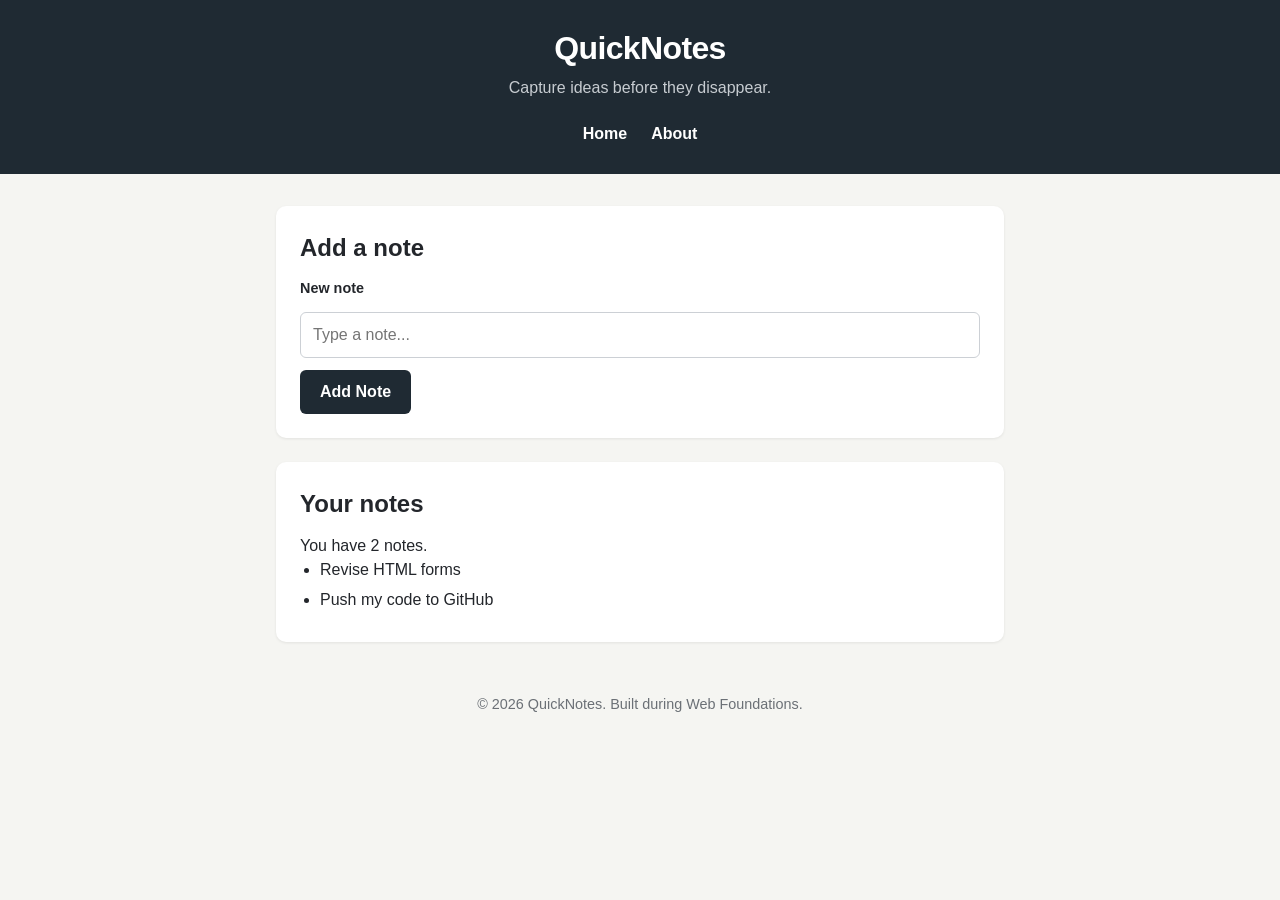
<file: day2/index.html>
<!DOCTYPE html>
<html lang="en">
  <head>
    <meta charset="UTF-8" />
    <meta name="viewport" content="width=device-width, initial-scale=1.0" />
    <title>QuickNotes</title>
    <link rel="stylesheet" href="style.css" />
  </head>
  <body>
    <header>
      <h1>QuickNotes</h1>
      <p>Capture ideas before they disappear.</p>
      <nav>
        <a href="index.html">Home</a>
        <a href="about.html">About</a>
      </nav>
    </header>

    <main>
      <section>
        <h2>Add a note</h2>
        <form id="note-form">
          <label for="note-input">New note</label>
          <input type="text" id="note-input" placeholder="Type a note..." />
          <button type="submit">Add Note</button>
        </form>
      </section>

      <section>
        <h2>Your notes</h2>
        <p id="note-count">You have 2 notes.</p>
        <ul id="notes-list">
          <li>Revise HTML forms</li>
          <li>Push my code to GitHub</li>
        </ul>
      </section>
    </main>

    <footer>
      <p>&copy; 2026 QuickNotes. Built during Web Foundations.</p>
    </footer>
  </body>
</html>
</file>
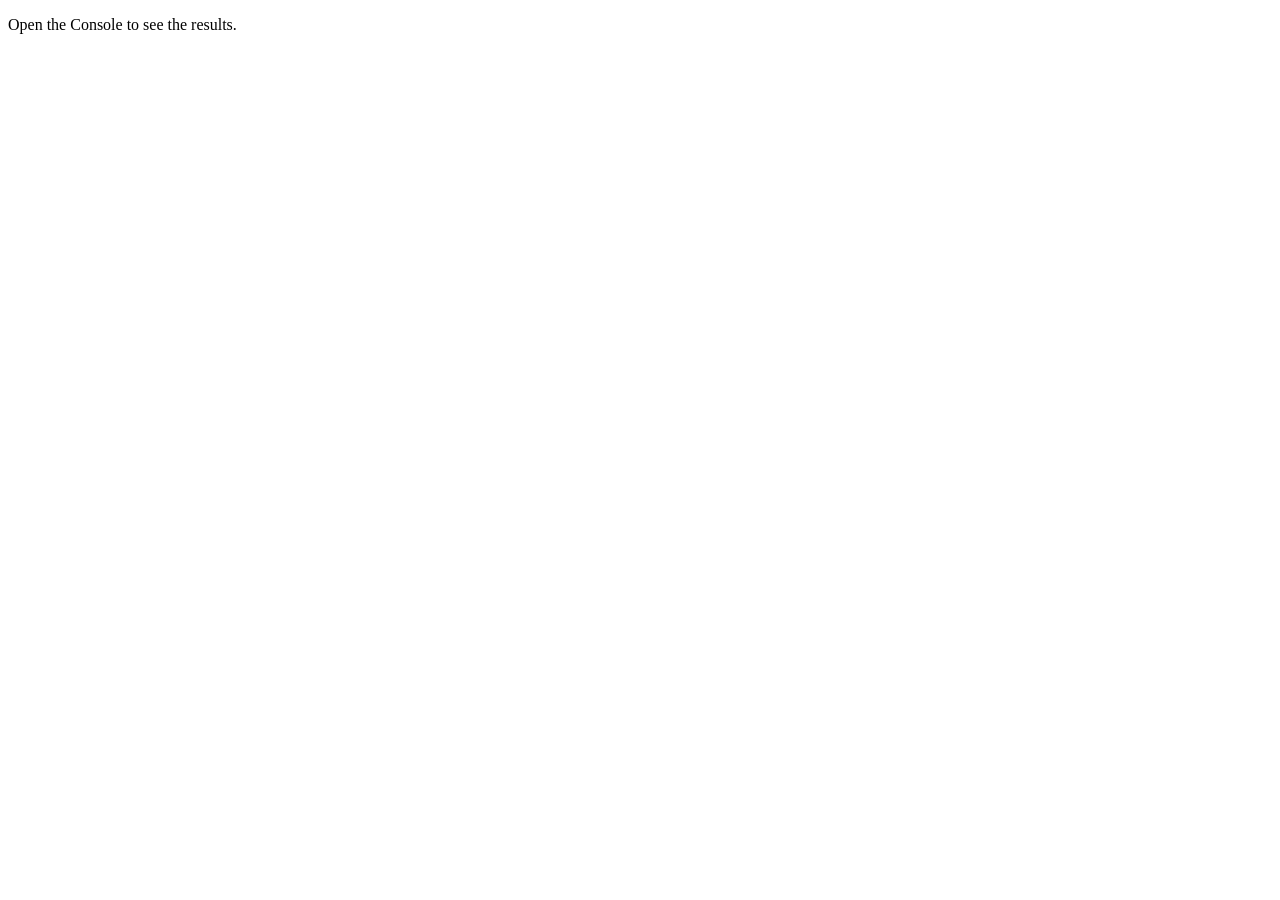
<file: day3/index.html>
<!DOCTYPE html>
<html lang="en">
  <head>
    <meta charset="UTF-8" />
    <meta name="viewport" content="width=device-width, initial-scale=1.0" />
    <title>Notes Toolkit</title>
    <script src="script.js" defer></script>
  </head>
  <body>
    <p>Open the Console to see the results.</p>
  </body>
</html>
</file>
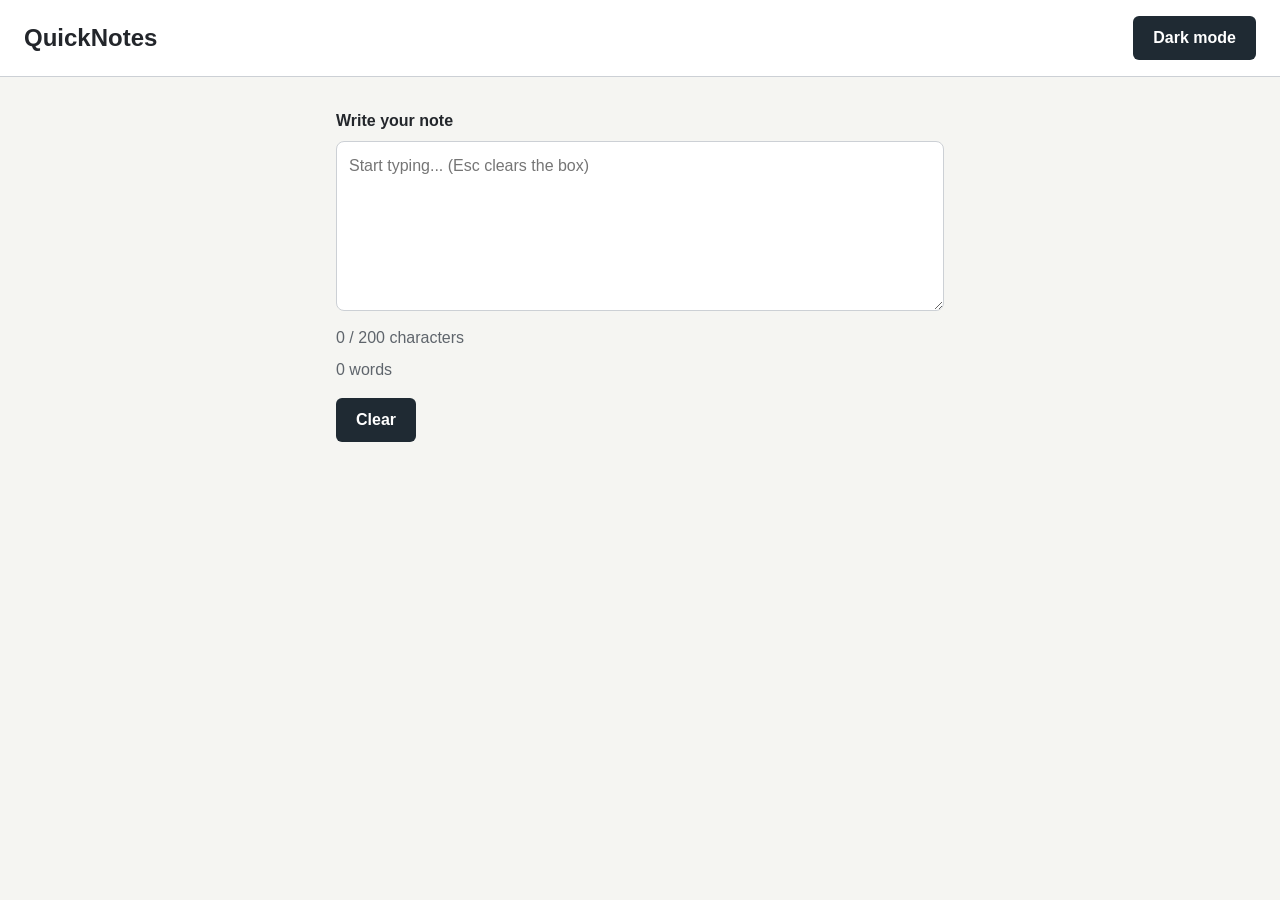
<file: day4/index.html>
<!DOCTYPE html>
<html lang="en">
  <head>
    <meta charset="UTF-8" />
    <meta name="viewport" content="width=device-width, initial-scale=1.0" />
    <title>QuickNotes Editor</title>
    <link rel="stylesheet" href="style.css" />
    <script src="script.js" defer></script>
  </head>
  <body>
    <header>
      <h1>QuickNotes</h1>
      <button id="theme-toggle" type="button">Dark mode</button>
    </header>

    <main>
      <label for="note-text">Write your note</label>
      <textarea
        id="note-text"
        rows="6"
        placeholder="Start typing... (Esc clears the box)"
      ></textarea>

      <p id="char-count">0 / 200 characters</p>
      <p id="word-count">0 words</p>

      <button id="clear-btn" type="button">Clear</button>
    </main>
  </body>
</html>
</file>
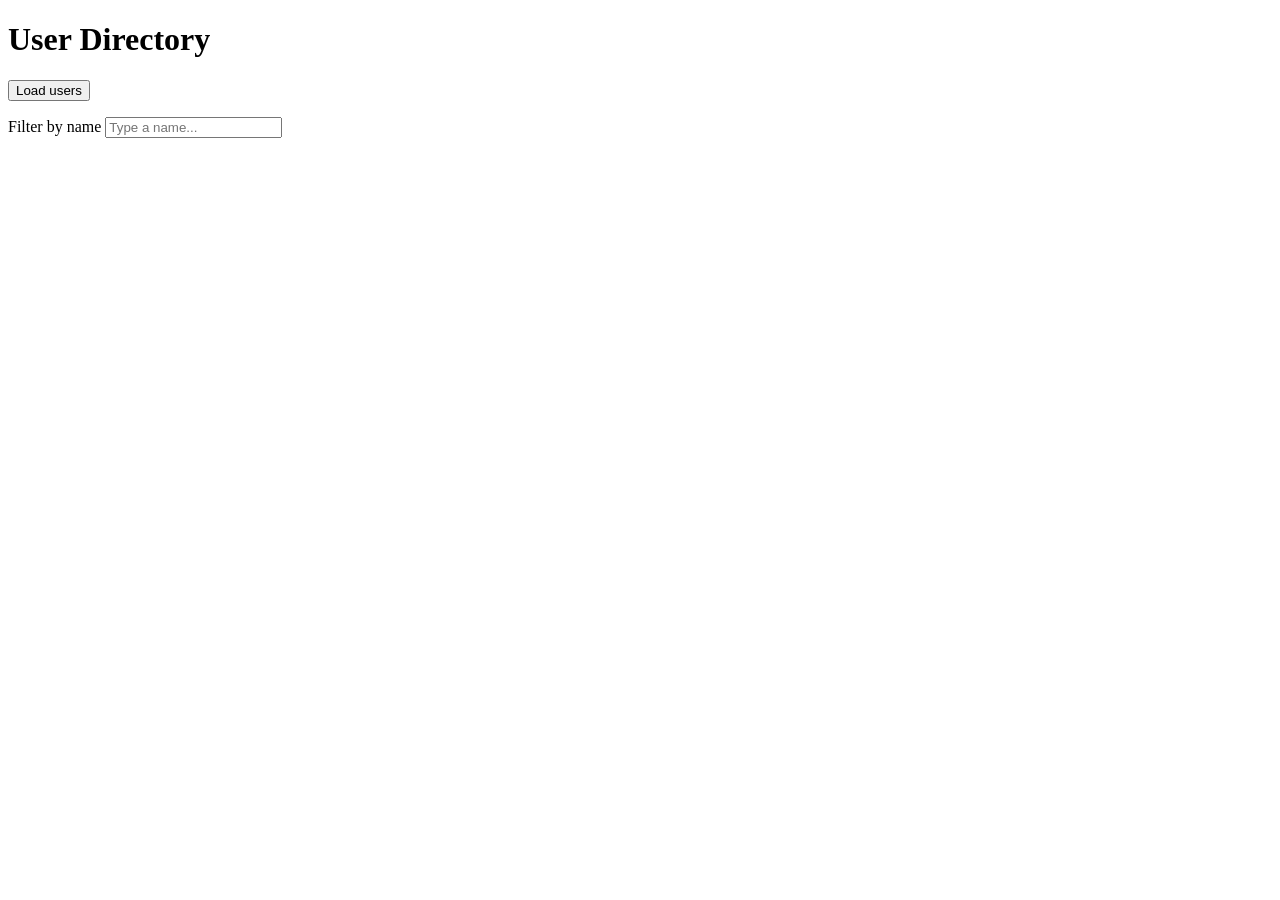
<file: day5/index.html>
<!DOCTYPE html>
<html lang="en">
  <head>
    <meta charset="UTF-8" />
    <meta name="viewport" content="width=device-width, initial-scale=1.0" />
    <title>User Directory</title>
    <script src="users.js" defer></script>
  </head>
  <body>
    <h1>User Directory</h1>

    <button id="load-users" type="button">Load users</button>

    <p>
      <label for="filter-input">Filter by name</label>
      <input type="text" id="filter-input" placeholder="Type a name..." />
    </p>

    <p id="status"></p>
    <ul id="users-list"></ul>
  </body>
</html>
</file>
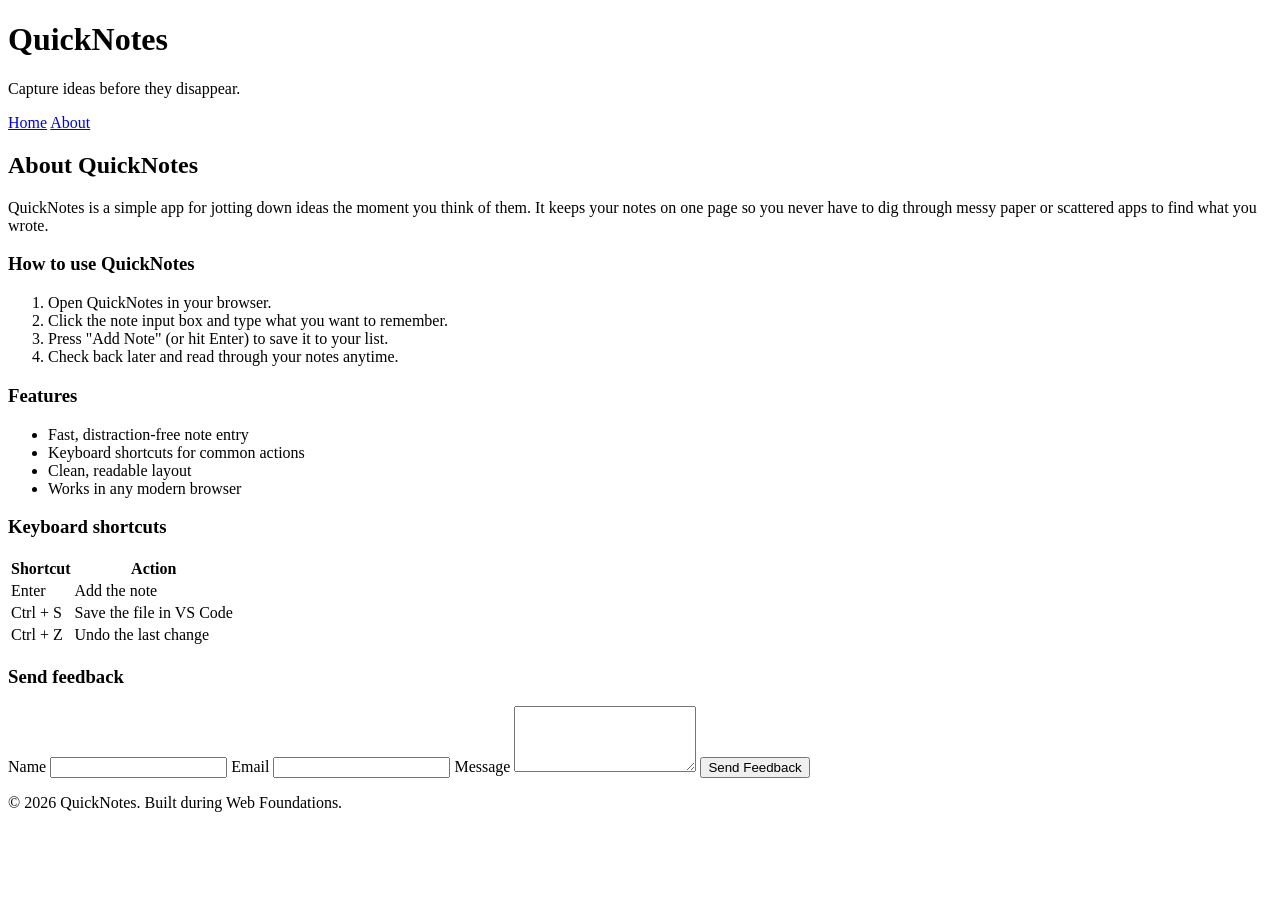
<file: day1/about.html>
<!DOCTYPE html>
<html lang="en">
  <head>
    <meta charset="UTF-8" />
    <meta name="viewport" content="width=device-width, initial-scale=1.0" />
    <title>About QuickNotes</title>
  </head>
  <body>
    <header>
      <h1>QuickNotes</h1>
      <p>Capture ideas before they disappear.</p>
      <nav>
        <a href="index.html">Home</a>
        <a href="about.html">About</a>
      </nav>
    </header>

    <main>
      <h2>About QuickNotes</h2>
      <p>
        QuickNotes is a simple app for jotting down ideas the moment you
        think of them. It keeps your notes on one page so you never have to
        dig through messy paper or scattered apps to find what you wrote.
      </p>

      <section>
        <h3>How to use QuickNotes</h3>
        <ol>
          <li>Open QuickNotes in your browser.</li>
          <li>Click the note input box and type what you want to remember.</li>
          <li>Press "Add Note" (or hit Enter) to save it to your list.</li>
          <li>Check back later and read through your notes anytime.</li>
        </ol>
      </section>

      <section>
        <h3>Features</h3>
        <ul>
          <li>Fast, distraction-free note entry</li>
          <li>Keyboard shortcuts for common actions</li>
          <li>Clean, readable layout</li>
          <li>Works in any modern browser</li>
        </ul>
      </section>

      <section>
        <h3>Keyboard shortcuts</h3>
        <table>
          <thead>
            <tr>
              <th>Shortcut</th>
              <th>Action</th>
            </tr>
          </thead>
          <tbody>
            <tr>
              <td>Enter</td>
              <td>Add the note</td>
            </tr>
            <tr>
              <td>Ctrl + S</td>
              <td>Save the file in VS Code</td>
            </tr>
            <tr>
              <td>Ctrl + Z</td>
              <td>Undo the last change</td>
            </tr>
          </tbody>
        </table>
      </section>

      <section>
        <h3>Send feedback</h3>
        <form id="feedback-form">
          <label for="feedback-name">Name</label>
          <input type="text" id="feedback-name" name="name" required />

          <label for="feedback-email">Email</label>
          <input type="email" id="feedback-email" name="email" required />

          <label for="feedback-message">Message</label>
          <textarea
            id="feedback-message"
            name="message"
            rows="4"
            required
          ></textarea>

          <button type="submit">Send Feedback</button>
        </form>
      </section>
    </main>

    <footer>
      <p>&copy; 2026 QuickNotes. Built during Web Foundations.</p>
    </footer>
  </body>
</html>
</file>
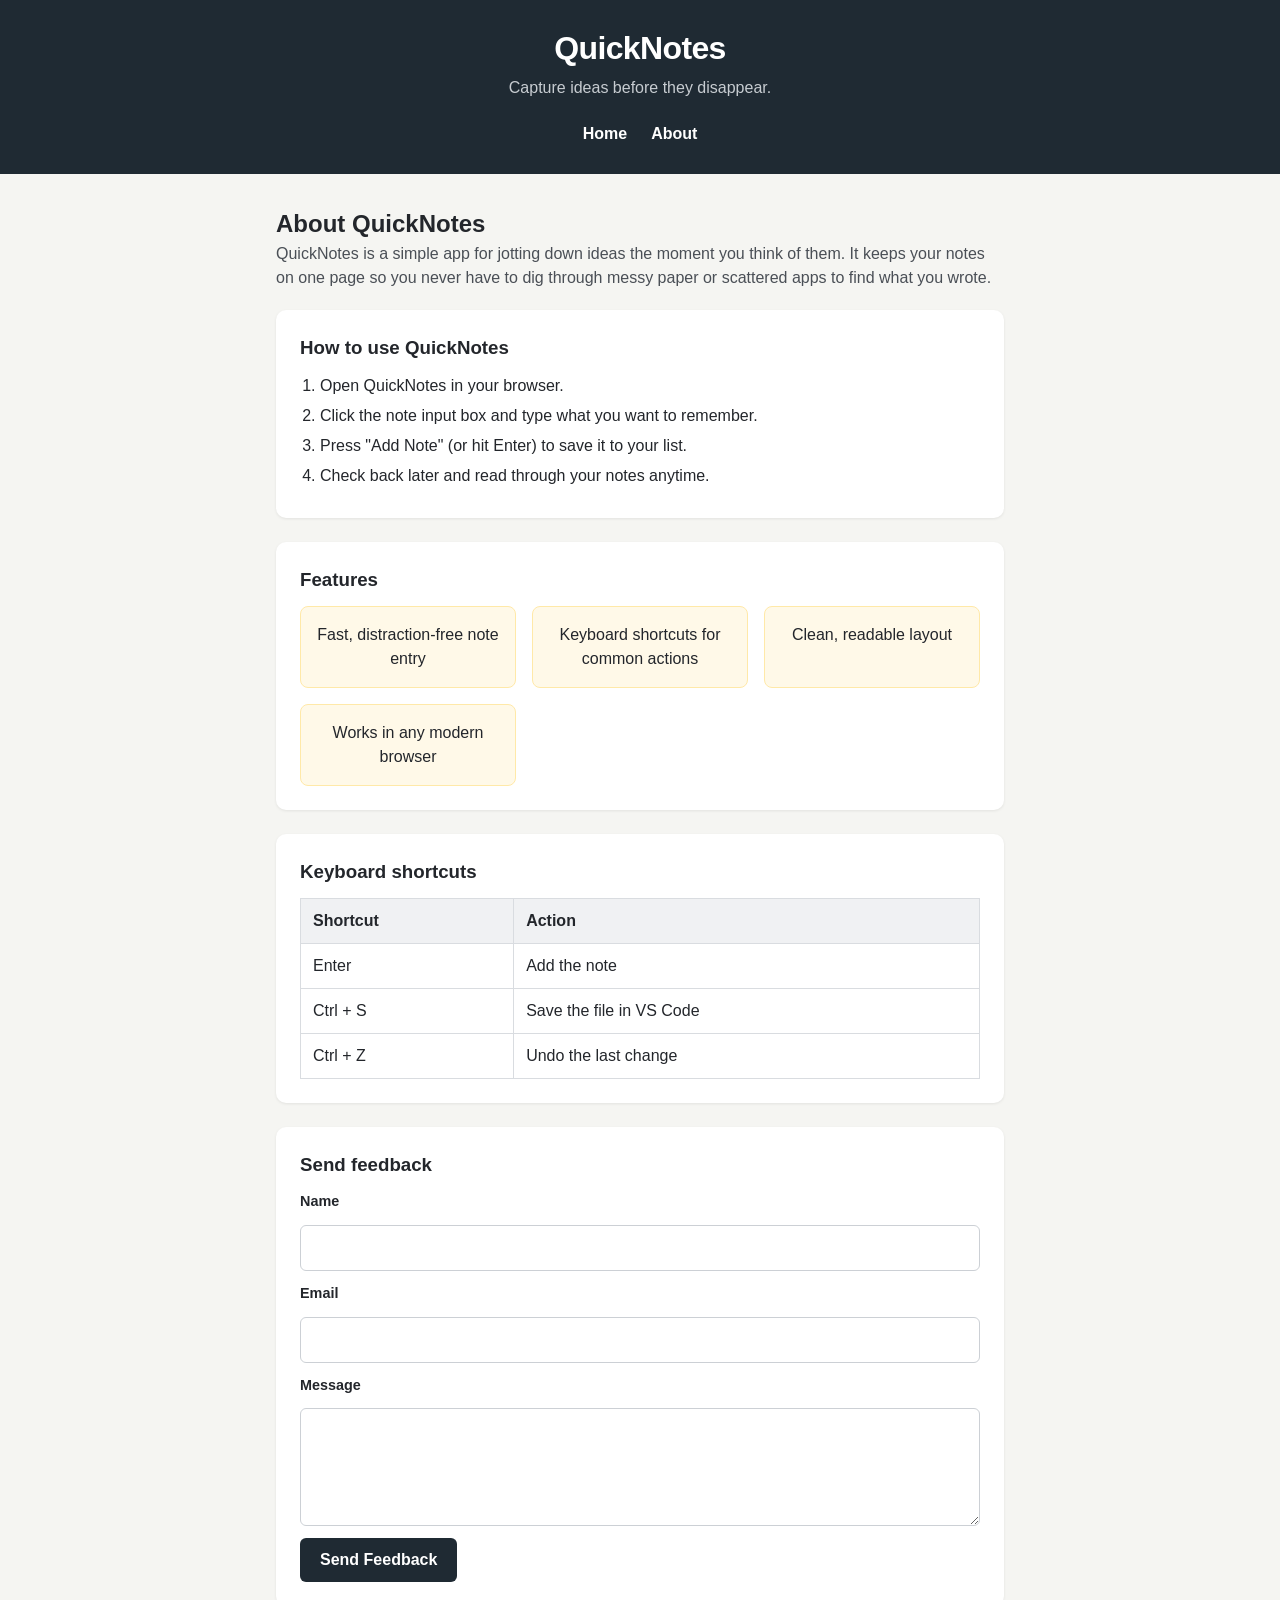
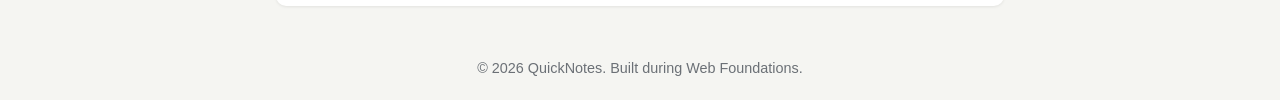
<file: day2/about.html>
<!DOCTYPE html>
<html lang="en">
  <head>
    <meta charset="UTF-8" />
    <meta name="viewport" content="width=device-width, initial-scale=1.0" />
    <title>About QuickNotes</title>
    <link rel="stylesheet" href="style.css" />
  </head>
  <body>
    <header>
      <h1>QuickNotes</h1>
      <p>Capture ideas before they disappear.</p>
      <nav>
        <a href="index.html">Home</a>
        <a href="about.html">About</a>
      </nav>
    </header>

    <main>
      <h2>About QuickNotes</h2>
      <p>
        QuickNotes is a simple app for jotting down ideas the moment you
        think of them. It keeps your notes on one page so you never have to
        dig through messy paper or scattered apps to find what you wrote.
      </p>

      <section>
        <h3>How to use QuickNotes</h3>
        <ol>
          <li>Open QuickNotes in your browser.</li>
          <li>Click the note input box and type what you want to remember.</li>
          <li>Press "Add Note" (or hit Enter) to save it to your list.</li>
          <li>Check back later and read through your notes anytime.</li>
        </ol>
      </section>

      <section>
        <h3>Features</h3>
        <ul class="features">
          <li>Fast, distraction-free note entry</li>
          <li>Keyboard shortcuts for common actions</li>
          <li>Clean, readable layout</li>
          <li>Works in any modern browser</li>
        </ul>
      </section>

      <section>
        <h3>Keyboard shortcuts</h3>
        <table>
          <thead>
            <tr>
              <th>Shortcut</th>
              <th>Action</th>
            </tr>
          </thead>
          <tbody>
            <tr>
              <td>Enter</td>
              <td>Add the note</td>
            </tr>
            <tr>
              <td>Ctrl + S</td>
              <td>Save the file in VS Code</td>
            </tr>
            <tr>
              <td>Ctrl + Z</td>
              <td>Undo the last change</td>
            </tr>
          </tbody>
        </table>
      </section>

      <section>
        <h3>Send feedback</h3>
        <form id="feedback-form">
          <label for="feedback-name">Name</label>
          <input type="text" id="feedback-name" name="name" required />

          <label for="feedback-email">Email</label>
          <input type="email" id="feedback-email" name="email" required />

          <label for="feedback-message">Message</label>
          <textarea
            id="feedback-message"
            name="message"
            rows="4"
            required
          ></textarea>

          <button type="submit">Send Feedback</button>
        </form>
      </section>
    </main>

    <footer>
      <p>&copy; 2026 QuickNotes. Built during Web Foundations.</p>
    </footer>
  </body>
</html>
</file>
<file: day2/style.css>
/* ===== Reset ===== */
*,
*::before,
*::after {
  box-sizing: border-box;
  margin: 0;
  padding: 0;
}

body {
  font-family: -apple-system, "Segoe UI", Roboto, Helvetica, Arial, sans-serif;
  line-height: 1.5;
  color: #23262b;
  background-color: #f5f5f2;
}

/* ===== Header ===== */
header {
  background-color: #1f2a33;
  color: #ffffff;
  padding: 24px 16px 20px;
  text-align: center;
}

header h1 {
  font-size: 2rem;
  letter-spacing: -0.02em;
}

header p {
  color: #c7ccd1;
  margin-top: 4px;
}

/* ===== Navigation (Flexbox) ===== */
nav {
  display: flex;
  justify-content: center;
  gap: 16px;
  margin-top: 16px;
}

nav a {
  color: #ffffff;
  text-decoration: none;
  font-weight: 600;
  padding: 6px 4px;
  border-bottom: 2px solid transparent;
  transition: border-color 0.2s ease, color 0.2s ease;
}

nav a:hover {
  border-color: #ffd23f;
  color: #ffd23f;
}

/* ===== Main layout ===== */
main {
  max-width: 760px;
  margin: 32px auto;
  padding: 0 16px;
}

section {
  background-color: #ffffff;
  border-radius: 10px;
  padding: 24px;
  margin-bottom: 24px;
  box-shadow: 0 1px 3px rgba(0, 0, 0, 0.08);
}

section h2,
section h3 {
  margin-bottom: 12px;
}

main > p {
  margin-bottom: 20px;
  color: #4a4f56;
}

ol,
ul:not(.features) {
  margin-left: 20px;
}

ol li,
ul:not(.features) li {
  margin-bottom: 6px;
}

/* ===== Features grid (CSS Grid) ===== */
.features {
  display: grid;
  grid-template-columns: repeat(auto-fit, minmax(180px, 1fr));
  gap: 16px;
  list-style: none;
  margin-left: 0;
}

.features li {
  background-color: #fff9e8;
  border: 1px solid #ffe9a8;
  border-radius: 8px;
  padding: 16px;
  text-align: center;
  font-weight: 500;
}

/* ===== Shortcuts table ===== */
table {
  width: 100%;
  border-collapse: collapse;
}

th,
td {
  border: 1px solid #d9dce0;
  padding: 10px 12px;
  text-align: left;
}

th {
  background-color: #f0f1f3;
}

/* ===== Forms (note form + feedback form) ===== */
form {
  display: flex;
  flex-direction: column;
  gap: 12px;
}

label {
  font-weight: 600;
  font-size: 0.9rem;
}

input[type="text"],
input[type="email"],
textarea {
  width: 100%;
  padding: 10px 12px;
  border: 1px solid #ccd0d5;
  border-radius: 6px;
  font: inherit;
}

input[type="text"]:focus,
input[type="email"]:focus,
textarea:focus {
  outline: 2px solid #ffd23f;
  outline-offset: 1px;
}

textarea {
  resize: vertical;
}

/* ===== Buttons ===== */
button {
  align-self: flex-start;
  background-color: #1f2a33;
  color: #ffffff;
  border: none;
  padding: 10px 20px;
  border-radius: 6px;
  font: inherit;
  font-weight: 600;
  cursor: pointer;
  transition: background-color 0.2s ease, transform 0.15s ease;
}

button:hover {
  background-color: #324352;
  transform: translateY(-1px);
}

/* ===== Footer ===== */
footer {
  text-align: center;
  padding: 20px 16px;
  color: #6b7076;
  font-size: 0.9rem;
}

/* ===== Small screens ===== */
@media (max-width: 600px) {
  header {
    padding: 16px 12px 14px;
  }

  header h1 {
    font-size: 1.5rem;
  }

  section {
    padding: 16px;
  }
}
</file>
<file: day4/style.css>
:root {
  --bg: #f5f5f2;
  --surface: #ffffff;
  --text: #23262b;
  --muted: #5f656c;
  --border: #ccd0d5;
  --accent: #1f2a33;
  --accent-text: #ffffff;
  --warning: #d97706;
  --danger: #c62828;
}

body.dark {
  --bg: #14181c;
  --surface: #1f262d;
  --text: #e8eaed;
  --muted: #9aa1a9;
  --border: #3a444e;
  --accent: #ffd23f;
  --accent-text: #14181c;
  --warning: #ffa94d;
  --danger: #ff6b6b;
}

*,
*::before,
*::after {
  box-sizing: border-box;
}

body {
  margin: 0;
  font-family: -apple-system, "Segoe UI", Roboto, Helvetica, Arial, sans-serif;
  line-height: 1.5;
  background-color: var(--bg);
  color: var(--text);
  transition: background-color 0.2s ease, color 0.2s ease;
}

header {
  display: flex;
  justify-content: space-between;
  align-items: center;
  padding: 16px 24px;
  background-color: var(--surface);
  border-bottom: 1px solid var(--border);
}

header h1 {
  margin: 0;
  font-size: 1.5rem;
}

main {
  max-width: 640px;
  margin: 32px auto;
  padding: 0 16px;
}

label {
  display: block;
  font-weight: 600;
  margin-bottom: 8px;
}

textarea {
  width: 100%;
  padding: 12px;
  font: inherit;
  color: var(--text);
  background-color: var(--surface);
  border: 1px solid var(--border);
  border-radius: 8px;
  resize: vertical;
}

textarea:focus {
  outline: 2px solid var(--accent);
  outline-offset: 1px;
}

#char-count,
#word-count {
  margin: 8px 0 0;
  color: var(--muted);
}

/* Character counter states: .over comes last so it wins over .warning */
.warning {
  color: var(--warning) !important;
}

.over {
  color: var(--danger) !important;
  font-weight: bold;
}

button {
  background-color: var(--accent);
  color: var(--accent-text);
  border: none;
  padding: 10px 20px;
  border-radius: 6px;
  font: inherit;
  font-weight: 600;
  cursor: pointer;
  transition: opacity 0.2s ease, transform 0.15s ease;
}

button:hover {
  opacity: 0.85;
  transform: translateY(-1px);
}

#clear-btn {
  margin-top: 16px;
}
</file>
